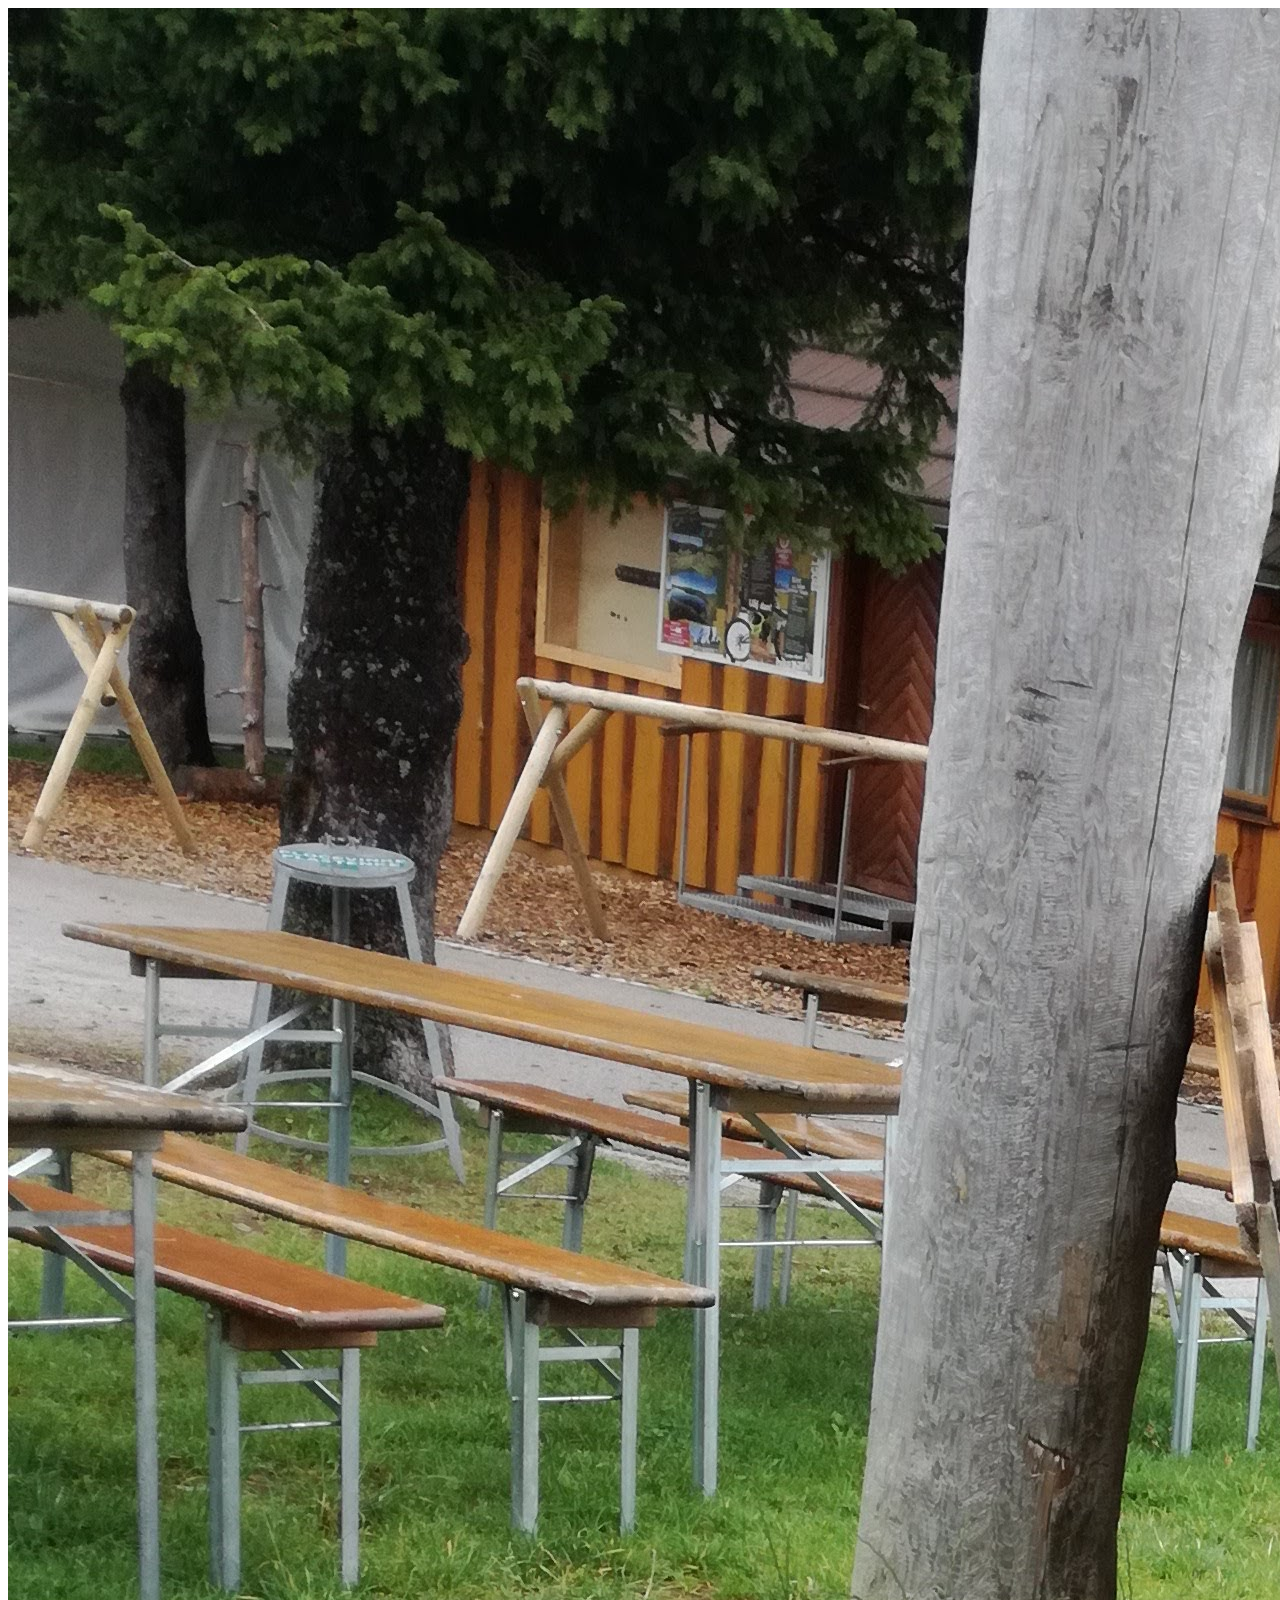
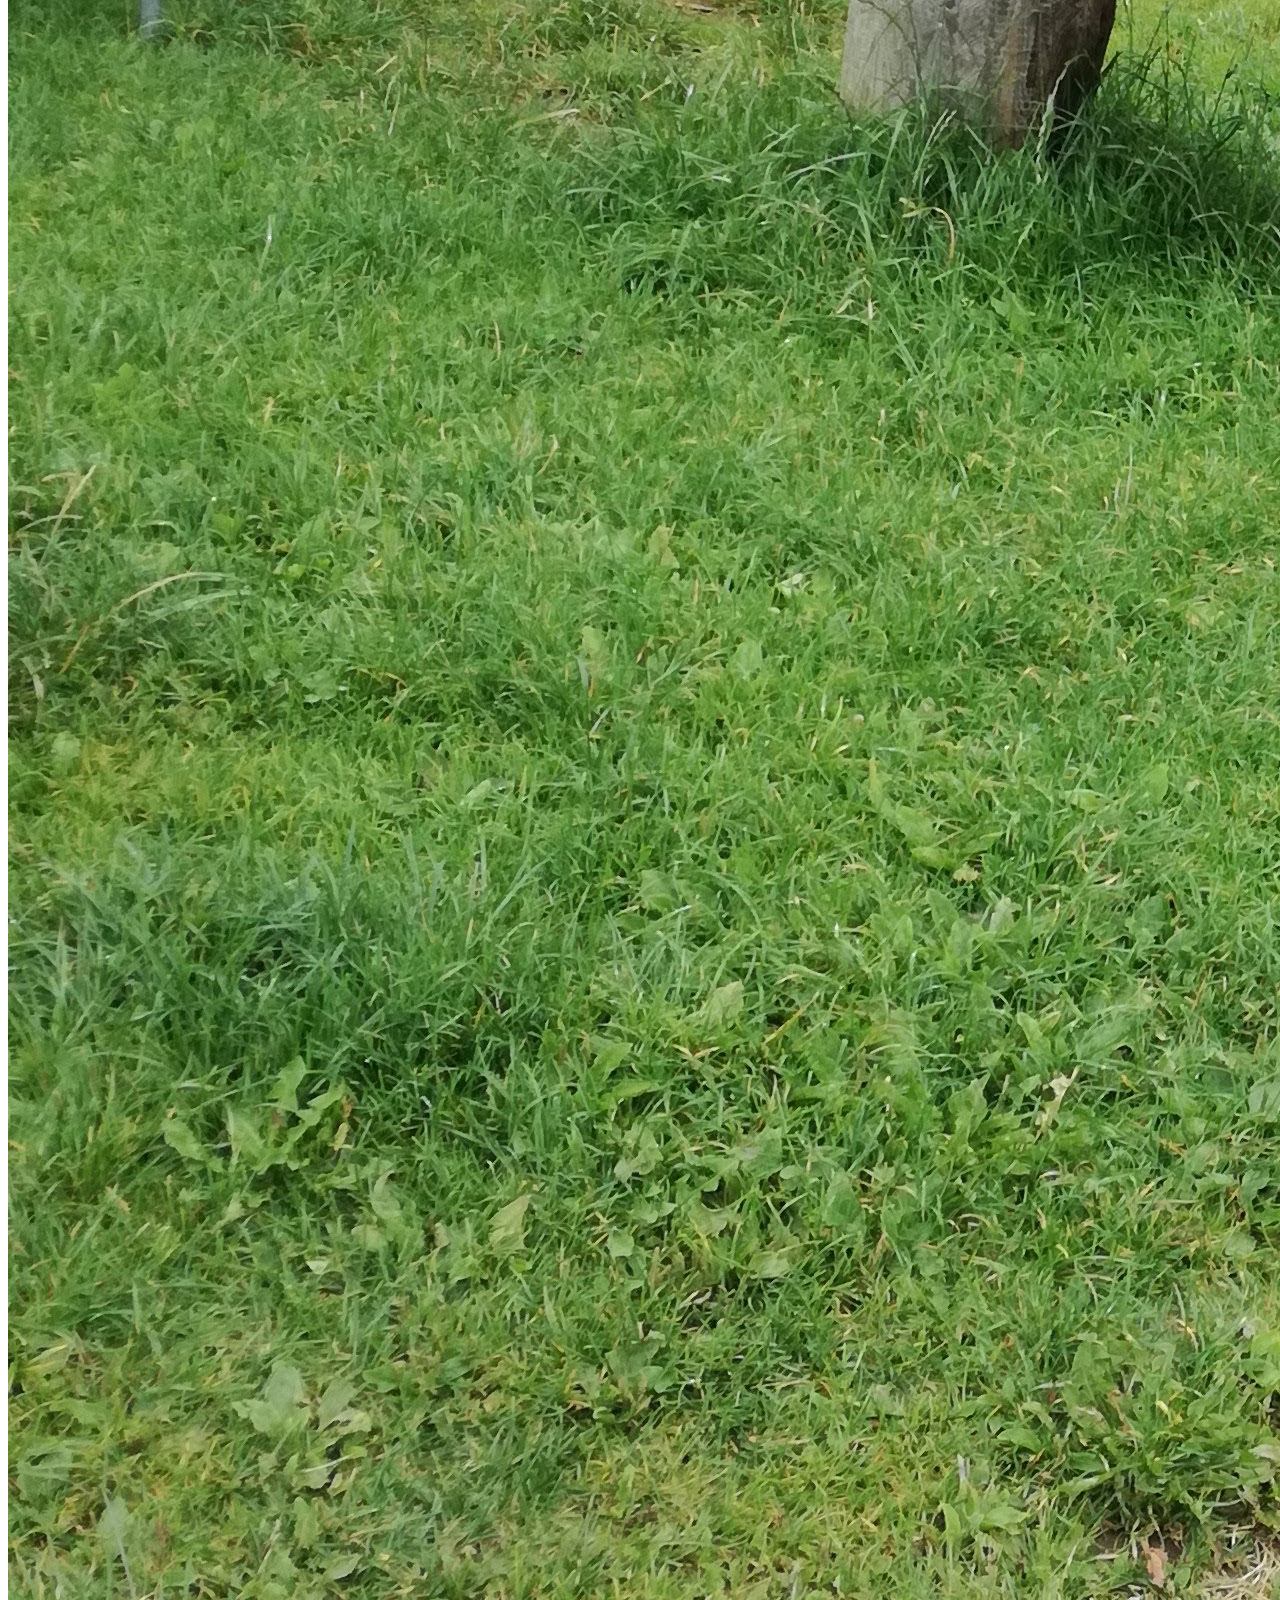
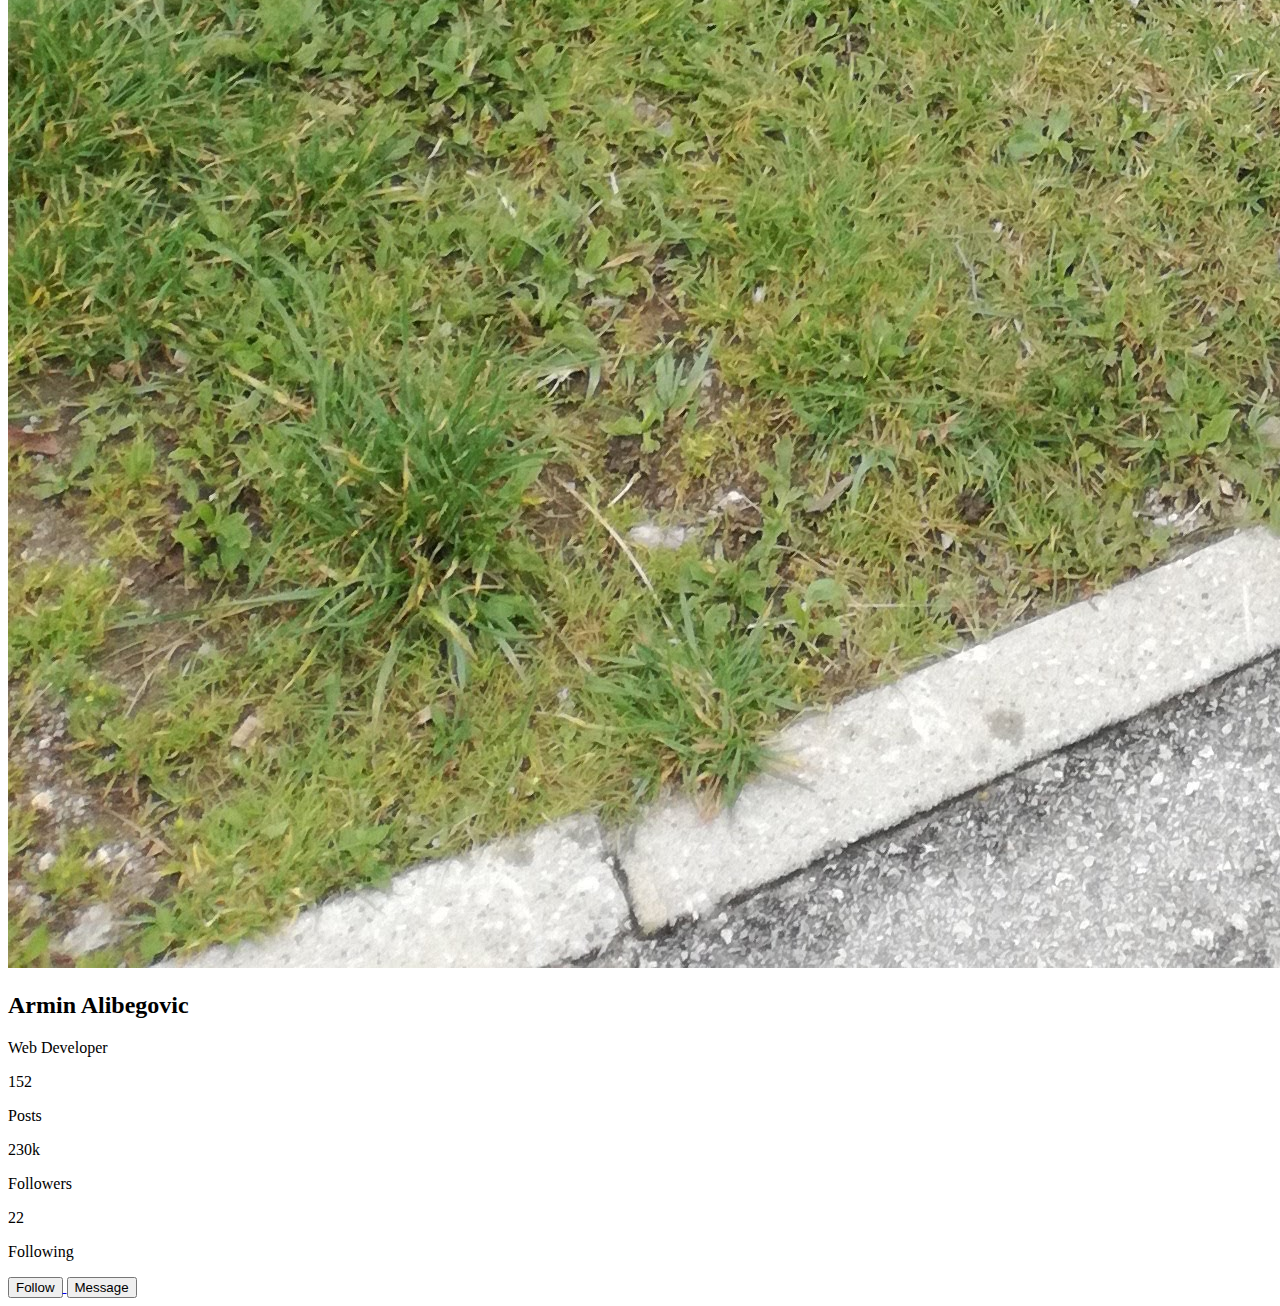
<file: ProfileCard_a/index.html>
<!DOCTYPE html>
<html lang="en">
  <head>
    <meta charset="UTF-8">
    <meta name="viewport" 
    content="width=device-width,initial-scale=1.0">
    <title>Armin's Profile Card</title>
    <link rel="stylesheet" href="css">
  </head>
  <body>
    <div class="profile-card">
      <div class="info-box">
        <img src="ar1.jpg" alt="my photo">
        <div class="info">
          <h2>Armin Alibegovic</h2>
          <p>Web Developer</p>
        </div>
      </div>
      <div class="numbers-grid">
        <div class="box">
          <p>152</p>
          <p>Posts</p>
        </div>

        <div class="box">
          <p>230k</p>
          <p>Followers</p>
        </div>

        <div class="box">
          <p>22</p>
          <p>Following</p>
        </div>
      </div>
      <div class="btn-box">
        <a href="https://www.google.com" target="_blank">
          <button class="follow">Follow</button>
        </a>
        <a href="https://www.yahoo.com" target="_blank">
          <button class="message">Message</button>
        </a>
      </div>
    </div>
  </body>

</html>
</file>
